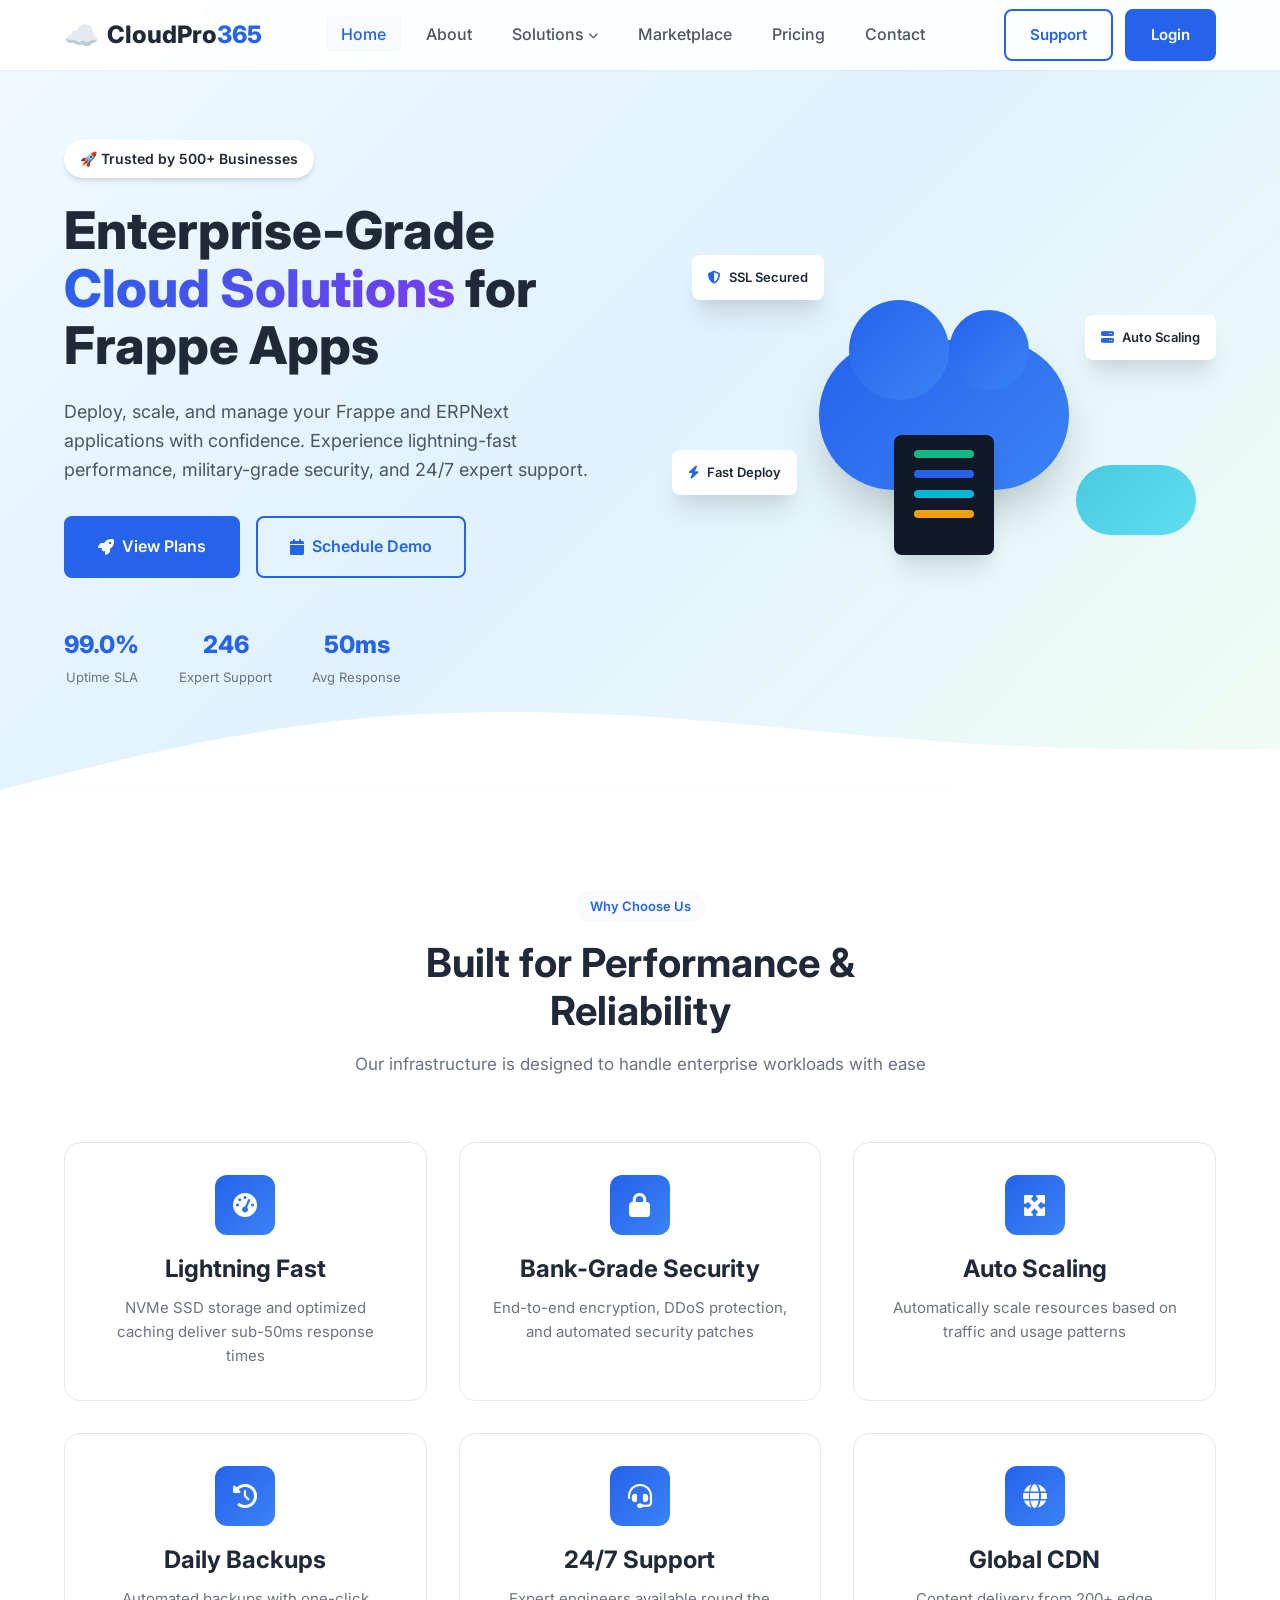
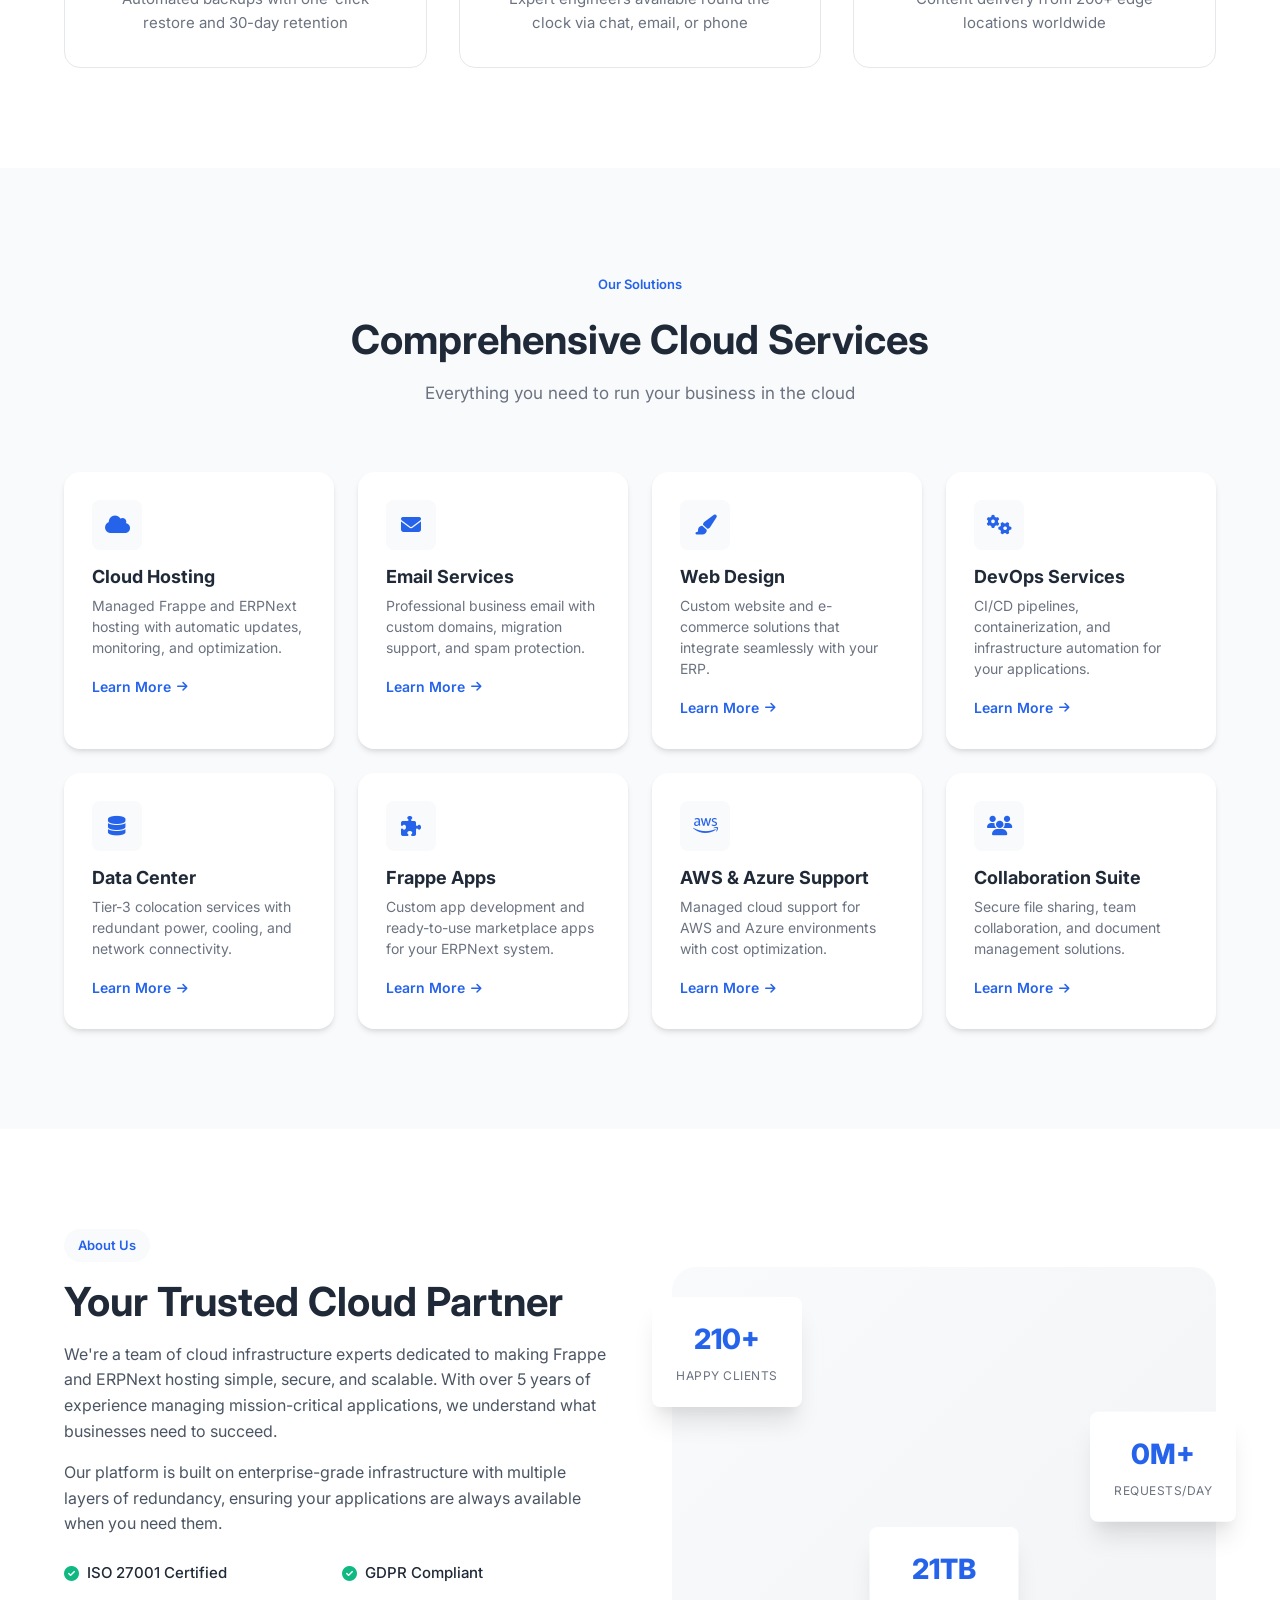
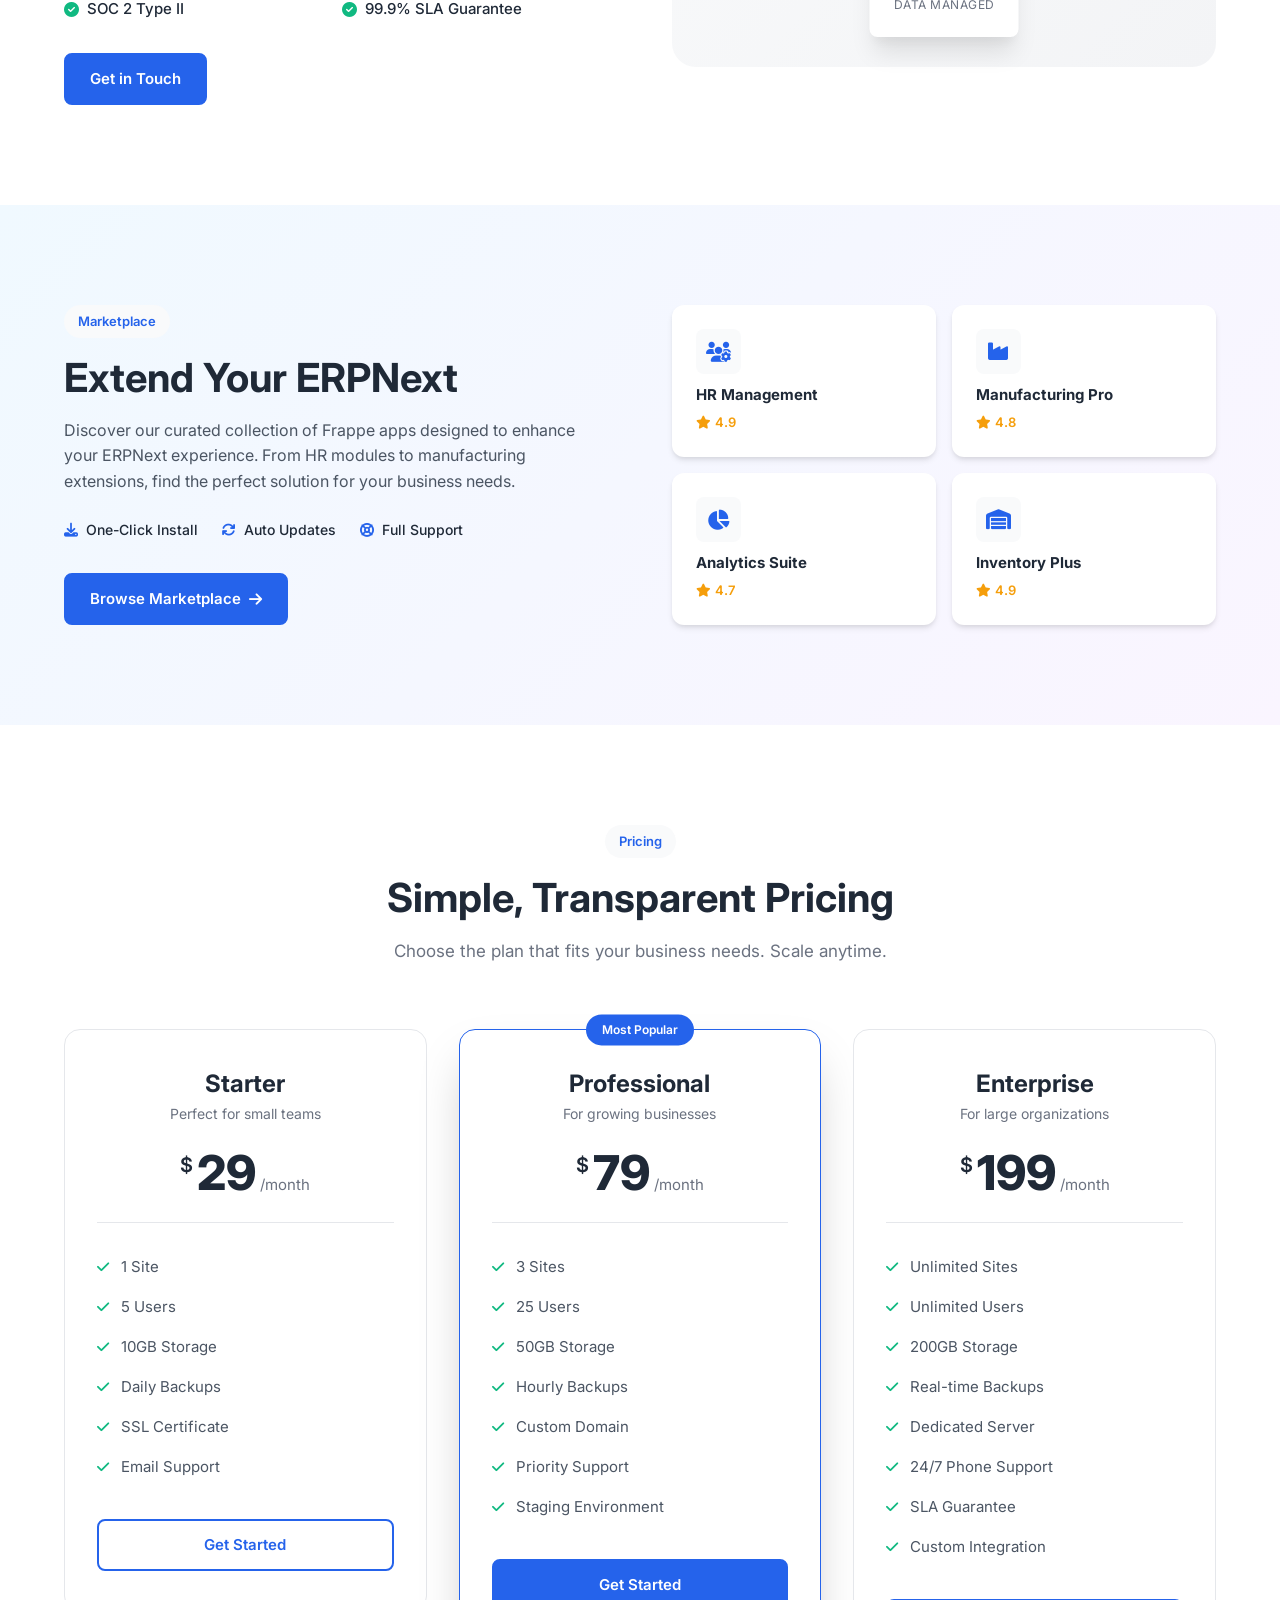
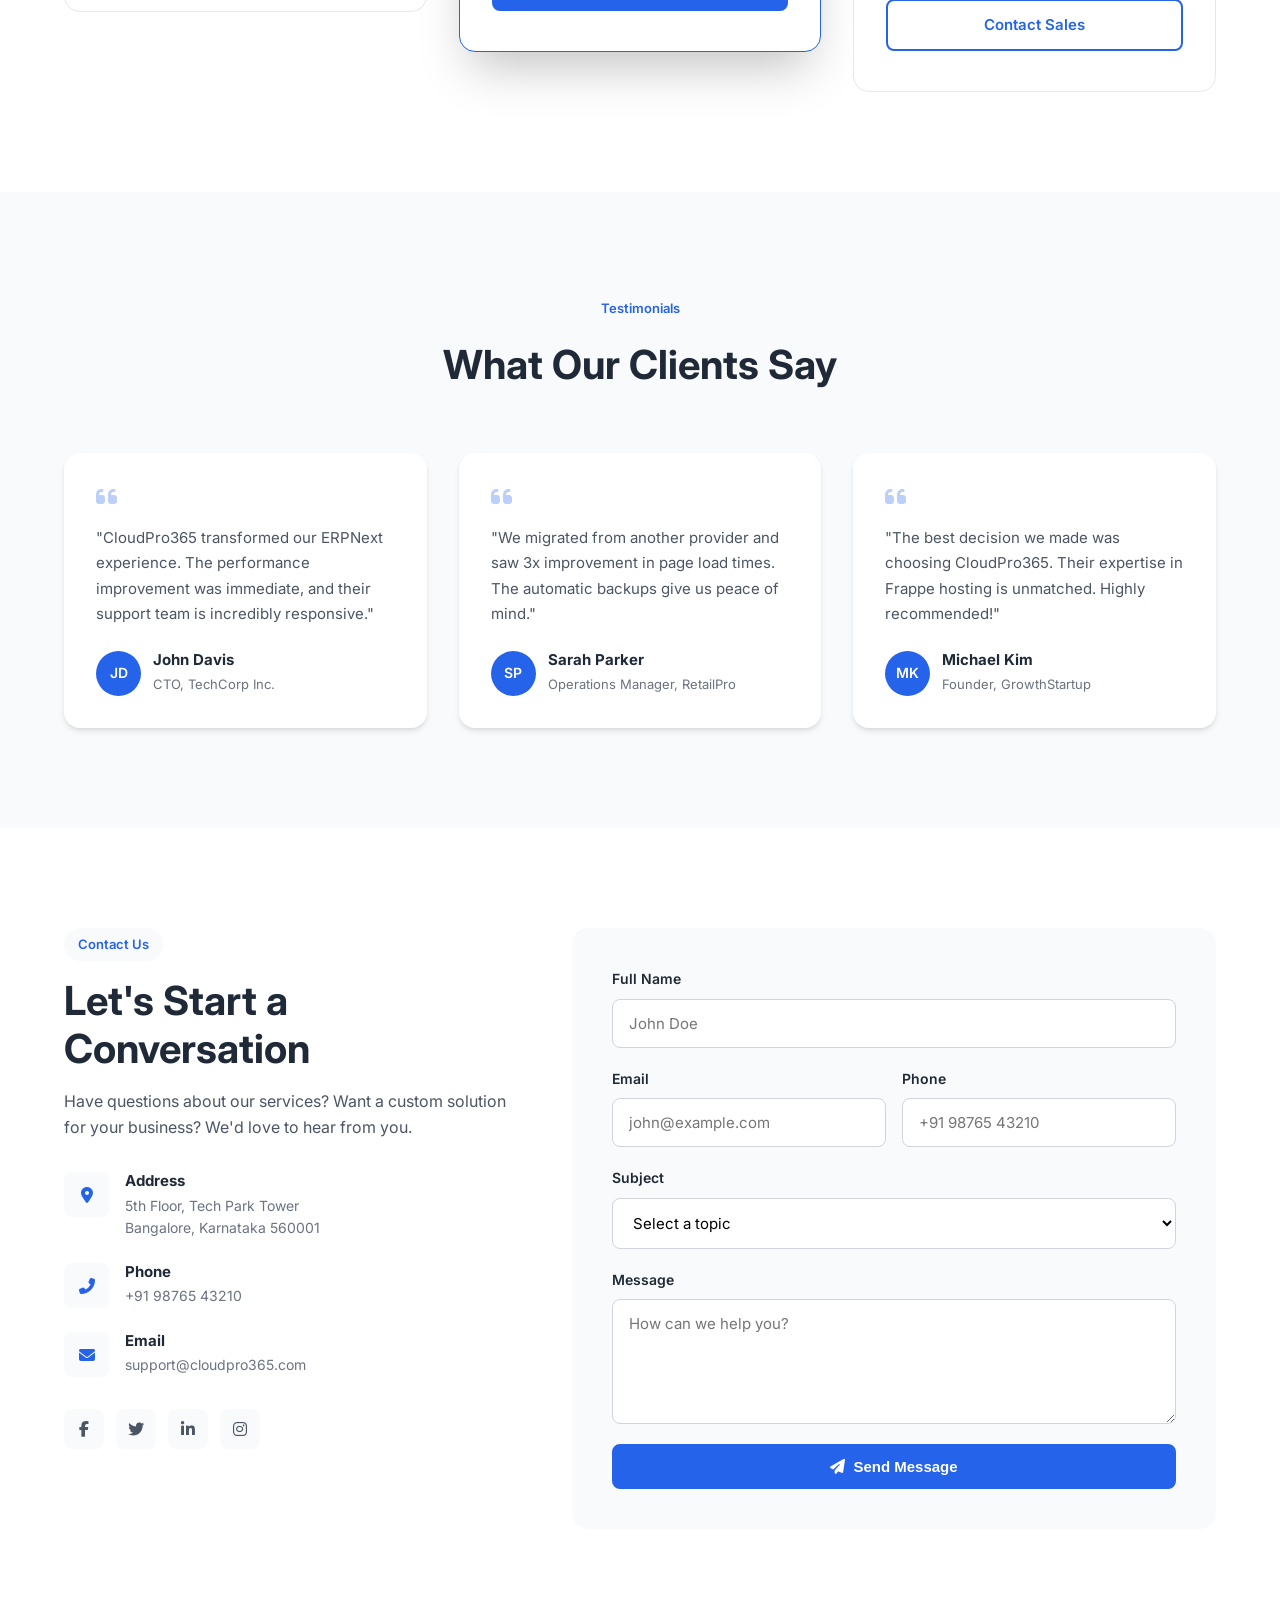
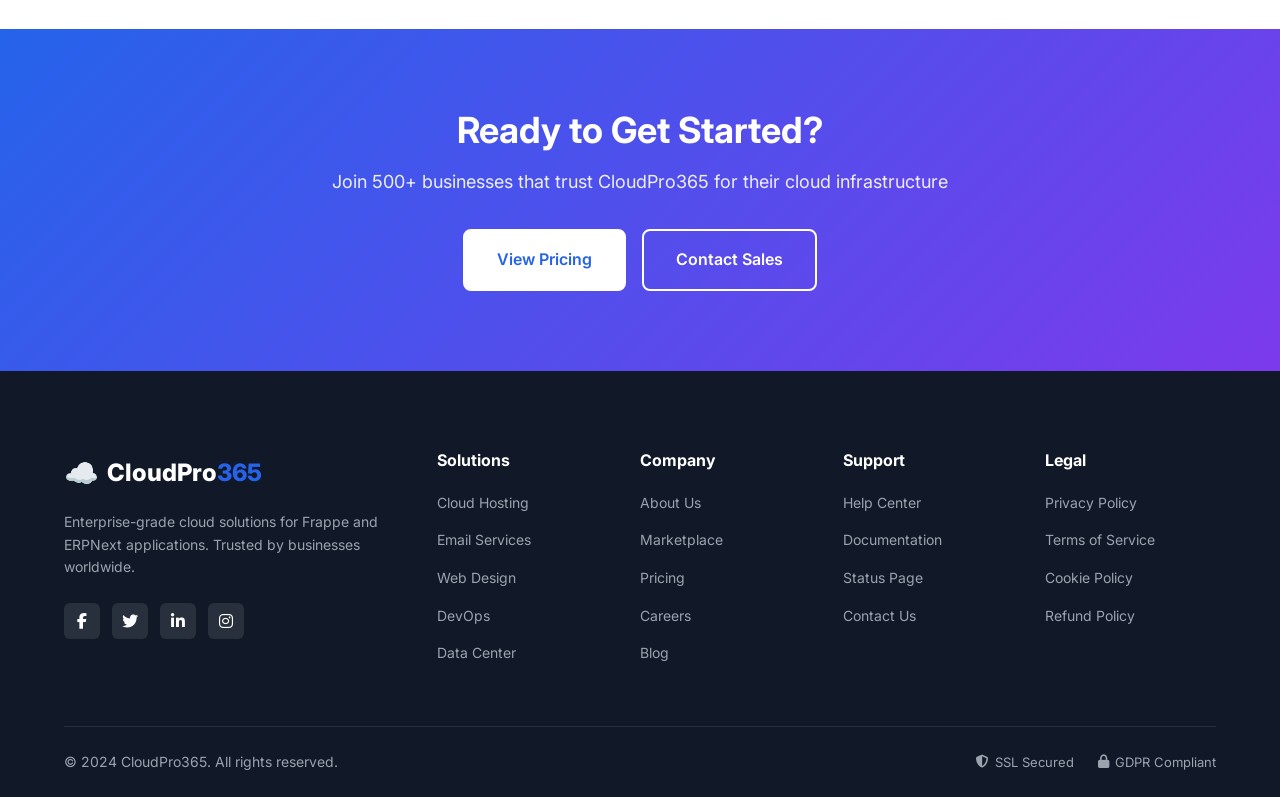
<file: website/index.html>
<!DOCTYPE html>
<html lang="en">
<head>
    <meta charset="UTF-8">
    <meta name="viewport" content="width=device-width, initial-scale=1.0">
    <title>CloudPro365 - Secure Cloud Solutions for Frappe Apps</title>
    <link rel="stylesheet" href="styles.css">
    <link href="https://fonts.googleapis.com/css2?family=Inter:wght@300;400;500;600;700;800&display=swap" rel="stylesheet">
    <link rel="stylesheet" href="https://cdnjs.cloudflare.com/ajax/libs/font-awesome/6.4.0/css/all.min.css">
</head>
<body>
    <!-- Navigation -->
    <nav class="navbar" id="navbar">
        <div class="nav-container">
            <a href="#" class="logo">
                <span class="logo-icon">☁️</span>
                <span class="logo-text">CloudPro<span class="highlight">365</span></span>
            </a>

            <button class="mobile-toggle" id="mobileToggle" aria-label="Toggle menu">
                <span></span>
                <span></span>
                <span></span>
            </button>

            <ul class="nav-menu" id="navMenu">
                <li><a href="#home" class="nav-link active">Home</a></li>
                <li><a href="#about" class="nav-link">About</a></li>
                <li class="dropdown">
                    <a href="#solutions" class="nav-link dropdown-toggle">
                        Solutions <i class="fas fa-chevron-down"></i>
                    </a>
                    <ul class="dropdown-menu">
                        <li><a href="#cloud-hosting">Cloud Hosting</a></li>
                        <li><a href="#email-services">Email Services</a></li>
                        <li><a href="#web-design">Web Design</a></li>
                        <li><a href="#devops">DevOps</a></li>
                        <li><a href="#data-center">Data Center</a></li>
                        <li><a href="#frappe-apps">Frappe Apps</a></li>
                    </ul>
                </li>
                <li><a href="#marketplace" class="nav-link">Marketplace</a></li>
                <li><a href="#pricing" class="nav-link">Pricing</a></li>
                <li><a href="#contact" class="nav-link">Contact</a></li>
            </ul>

            <div class="nav-actions">
                <a href="#" class="btn btn-outline">Support</a>
                <a href="#" class="btn btn-primary">Login</a>
            </div>
        </div>
    </nav>

    <!-- Hero Section -->
    <section class="hero" id="home">
        <div class="hero-container">
            <div class="hero-content">
                <span class="hero-badge">🚀 Trusted by 500+ Businesses</span>
                <h1 class="hero-title">
                    Enterprise-Grade <span class="gradient-text">Cloud Solutions</span> for Frappe Apps
                </h1>
                <p class="hero-description">
                    Deploy, scale, and manage your Frappe and ERPNext applications with confidence.
                    Experience lightning-fast performance, military-grade security, and 24/7 expert support.
                </p>
                <div class="hero-actions">
                    <a href="#pricing" class="btn btn-primary btn-large">
                        <i class="fas fa-rocket"></i> View Plans
                    </a>
                    <a href="#contact" class="btn btn-outline btn-large">
                        <i class="fas fa-calendar"></i> Schedule Demo
                    </a>
                </div>
                <div class="hero-stats">
                    <div class="stat">
                        <span class="stat-number">99.9%</span>
                        <span class="stat-label">Uptime SLA</span>
                    </div>
                    <div class="stat">
                        <span class="stat-number">24/7</span>
                        <span class="stat-label">Expert Support</span>
                    </div>
                    <div class="stat">
                        <span class="stat-number">50ms</span>
                        <span class="stat-label">Avg Response</span>
                    </div>
                </div>
            </div>
            <div class="hero-visual">
                <div class="hero-image">
                    <div class="floating-card card-1">
                        <i class="fas fa-shield-alt"></i>
                        <span>SSL Secured</span>
                    </div>
                    <div class="floating-card card-2">
                        <i class="fas fa-server"></i>
                        <span>Auto Scaling</span>
                    </div>
                    <div class="floating-card card-3">
                        <i class="fas fa-bolt"></i>
                        <span>Fast Deploy</span>
                    </div>
                    <div class="cloud-illustration">
                        <div class="cloud-main"></div>
                        <div class="cloud-secondary"></div>
                        <div class="server-rack"></div>
                    </div>
                </div>
            </div>
        </div>
        <div class="hero-wave">
            <svg viewBox="0 0 1440 120" fill="none" xmlns="http://www.w3.org/2000/svg">
                <path d="M0 120L60 105C120 90 240 60 360 45C480 30 600 30 720 37.5C840 45 960 60 1080 67.5C1200 75 1320 75 1380 75L1440 75V120H1380C1320 120 1200 120 1080 120C960 120 840 120 720 120C600 120 480 120 360 120C240 120 120 120 60 120H0Z" fill="white"/>
            </svg>
        </div>
    </section>

    <!-- Features Section -->
    <section class="features" id="features">
        <div class="container">
            <div class="section-header">
                <span class="section-badge">Why Choose Us</span>
                <h2 class="section-title">Built for Performance & Reliability</h2>
                <p class="section-description">
                    Our infrastructure is designed to handle enterprise workloads with ease
                </p>
            </div>
            <div class="features-grid">
                <div class="feature-card" data-aos="fade-up">
                    <div class="feature-icon">
                        <i class="fas fa-tachometer-alt"></i>
                    </div>
                    <h3>Lightning Fast</h3>
                    <p>NVMe SSD storage and optimized caching deliver sub-50ms response times</p>
                </div>
                <div class="feature-card" data-aos="fade-up" data-aos-delay="100">
                    <div class="feature-icon">
                        <i class="fas fa-lock"></i>
                    </div>
                    <h3>Bank-Grade Security</h3>
                    <p>End-to-end encryption, DDoS protection, and automated security patches</p>
                </div>
                <div class="feature-card" data-aos="fade-up" data-aos-delay="200">
                    <div class="feature-icon">
                        <i class="fas fa-expand-arrows-alt"></i>
                    </div>
                    <h3>Auto Scaling</h3>
                    <p>Automatically scale resources based on traffic and usage patterns</p>
                </div>
                <div class="feature-card" data-aos="fade-up" data-aos-delay="300">
                    <div class="feature-icon">
                        <i class="fas fa-history"></i>
                    </div>
                    <h3>Daily Backups</h3>
                    <p>Automated backups with one-click restore and 30-day retention</p>
                </div>
                <div class="feature-card" data-aos="fade-up" data-aos-delay="400">
                    <div class="feature-icon">
                        <i class="fas fa-headset"></i>
                    </div>
                    <h3>24/7 Support</h3>
                    <p>Expert engineers available round the clock via chat, email, or phone</p>
                </div>
                <div class="feature-card" data-aos="fade-up" data-aos-delay="500">
                    <div class="feature-icon">
                        <i class="fas fa-globe"></i>
                    </div>
                    <h3>Global CDN</h3>
                    <p>Content delivery from 200+ edge locations worldwide</p>
                </div>
            </div>
        </div>
    </section>

    <!-- Solutions Section -->
    <section class="solutions" id="solutions">
        <div class="container">
            <div class="section-header">
                <span class="section-badge">Our Solutions</span>
                <h2 class="section-title">Comprehensive Cloud Services</h2>
                <p class="section-description">
                    Everything you need to run your business in the cloud
                </p>
            </div>
            <div class="solutions-grid">
                <div class="solution-card" data-aos="fade-up">
                    <div class="solution-icon">
                        <i class="fas fa-cloud"></i>
                    </div>
                    <h3>Cloud Hosting</h3>
                    <p>Managed Frappe and ERPNext hosting with automatic updates, monitoring, and optimization.</p>
                    <a href="#" class="solution-link">
                        Learn More <i class="fas fa-arrow-right"></i>
                    </a>
                </div>
                <div class="solution-card" data-aos="fade-up" data-aos-delay="100">
                    <div class="solution-icon">
                        <i class="fas fa-envelope"></i>
                    </div>
                    <h3>Email Services</h3>
                    <p>Professional business email with custom domains, migration support, and spam protection.</p>
                    <a href="#" class="solution-link">
                        Learn More <i class="fas fa-arrow-right"></i>
                    </a>
                </div>
                <div class="solution-card" data-aos="fade-up" data-aos-delay="200">
                    <div class="solution-icon">
                        <i class="fas fa-paint-brush"></i>
                    </div>
                    <h3>Web Design</h3>
                    <p>Custom website and e-commerce solutions that integrate seamlessly with your ERP.</p>
                    <a href="#" class="solution-link">
                        Learn More <i class="fas fa-arrow-right"></i>
                    </a>
                </div>
                <div class="solution-card" data-aos="fade-up" data-aos-delay="300">
                    <div class="solution-icon">
                        <i class="fas fa-cogs"></i>
                    </div>
                    <h3>DevOps Services</h3>
                    <p>CI/CD pipelines, containerization, and infrastructure automation for your applications.</p>
                    <a href="#" class="solution-link">
                        Learn More <i class="fas fa-arrow-right"></i>
                    </a>
                </div>
                <div class="solution-card" data-aos="fade-up" data-aos-delay="400">
                    <div class="solution-icon">
                        <i class="fas fa-database"></i>
                    </div>
                    <h3>Data Center</h3>
                    <p>Tier-3 colocation services with redundant power, cooling, and network connectivity.</p>
                    <a href="#" class="solution-link">
                        Learn More <i class="fas fa-arrow-right"></i>
                    </a>
                </div>
                <div class="solution-card" data-aos="fade-up" data-aos-delay="500">
                    <div class="solution-icon">
                        <i class="fas fa-puzzle-piece"></i>
                    </div>
                    <h3>Frappe Apps</h3>
                    <p>Custom app development and ready-to-use marketplace apps for your ERPNext system.</p>
                    <a href="#" class="solution-link">
                        Learn More <i class="fas fa-arrow-right"></i>
                    </a>
                </div>
                <div class="solution-card" data-aos="fade-up" data-aos-delay="600">
                    <div class="solution-icon">
                        <i class="fab fa-aws"></i>
                    </div>
                    <h3>AWS & Azure Support</h3>
                    <p>Managed cloud support for AWS and Azure environments with cost optimization.</p>
                    <a href="#" class="solution-link">
                        Learn More <i class="fas fa-arrow-right"></i>
                    </a>
                </div>
                <div class="solution-card" data-aos="fade-up" data-aos-delay="700">
                    <div class="solution-icon">
                        <i class="fas fa-users"></i>
                    </div>
                    <h3>Collaboration Suite</h3>
                    <p>Secure file sharing, team collaboration, and document management solutions.</p>
                    <a href="#" class="solution-link">
                        Learn More <i class="fas fa-arrow-right"></i>
                    </a>
                </div>
            </div>
        </div>
    </section>

    <!-- About Section -->
    <section class="about" id="about">
        <div class="container">
            <div class="about-grid">
                <div class="about-content" data-aos="fade-right">
                    <span class="section-badge">About Us</span>
                    <h2 class="section-title">Your Trusted Cloud Partner</h2>
                    <p>
                        We're a team of cloud infrastructure experts dedicated to making Frappe and ERPNext
                        hosting simple, secure, and scalable. With over 5 years of experience managing
                        mission-critical applications, we understand what businesses need to succeed.
                    </p>
                    <p>
                        Our platform is built on enterprise-grade infrastructure with multiple layers of
                        redundancy, ensuring your applications are always available when you need them.
                    </p>
                    <div class="about-features">
                        <div class="about-feature">
                            <i class="fas fa-check-circle"></i>
                            <span>ISO 27001 Certified</span>
                        </div>
                        <div class="about-feature">
                            <i class="fas fa-check-circle"></i>
                            <span>GDPR Compliant</span>
                        </div>
                        <div class="about-feature">
                            <i class="fas fa-check-circle"></i>
                            <span>SOC 2 Type II</span>
                        </div>
                        <div class="about-feature">
                            <i class="fas fa-check-circle"></i>
                            <span>99.9% SLA Guarantee</span>
                        </div>
                    </div>
                    <a href="#contact" class="btn btn-primary">Get in Touch</a>
                </div>
                <div class="about-visual" data-aos="fade-left">
                    <div class="about-image">
                        <div class="stat-card stat-card-1">
                            <span class="stat-number">500+</span>
                            <span class="stat-label">Happy Clients</span>
                        </div>
                        <div class="stat-card stat-card-2">
                            <span class="stat-number">1M+</span>
                            <span class="stat-label">Requests/Day</span>
                        </div>
                        <div class="stat-card stat-card-3">
                            <span class="stat-number">50TB</span>
                            <span class="stat-label">Data Managed</span>
                        </div>
                    </div>
                </div>
            </div>
        </div>
    </section>

    <!-- Marketplace Section -->
    <section class="marketplace" id="marketplace">
        <div class="container">
            <div class="marketplace-content">
                <div class="marketplace-text" data-aos="fade-up">
                    <span class="section-badge">Marketplace</span>
                    <h2 class="section-title">Extend Your ERPNext</h2>
                    <p>
                        Discover our curated collection of Frappe apps designed to enhance your
                        ERPNext experience. From HR modules to manufacturing extensions, find
                        the perfect solution for your business needs.
                    </p>
                    <div class="marketplace-features">
                        <div class="mp-feature">
                            <i class="fas fa-download"></i>
                            <span>One-Click Install</span>
                        </div>
                        <div class="mp-feature">
                            <i class="fas fa-sync"></i>
                            <span>Auto Updates</span>
                        </div>
                        <div class="mp-feature">
                            <i class="fas fa-life-ring"></i>
                            <span>Full Support</span>
                        </div>
                    </div>
                    <a href="#" class="btn btn-primary">
                        Browse Marketplace <i class="fas fa-arrow-right"></i>
                    </a>
                </div>
                <div class="marketplace-apps" data-aos="fade-up" data-aos-delay="200">
                    <div class="app-card">
                        <div class="app-icon"><i class="fas fa-users-cog"></i></div>
                        <h4>HR Management</h4>
                        <div class="app-rating">
                            <i class="fas fa-star"></i>
                            <span>4.9</span>
                        </div>
                    </div>
                    <div class="app-card">
                        <div class="app-icon"><i class="fas fa-industry"></i></div>
                        <h4>Manufacturing Pro</h4>
                        <div class="app-rating">
                            <i class="fas fa-star"></i>
                            <span>4.8</span>
                        </div>
                    </div>
                    <div class="app-card">
                        <div class="app-icon"><i class="fas fa-chart-pie"></i></div>
                        <h4>Analytics Suite</h4>
                        <div class="app-rating">
                            <i class="fas fa-star"></i>
                            <span>4.7</span>
                        </div>
                    </div>
                    <div class="app-card">
                        <div class="app-icon"><i class="fas fa-warehouse"></i></div>
                        <h4>Inventory Plus</h4>
                        <div class="app-rating">
                            <i class="fas fa-star"></i>
                            <span>4.9</span>
                        </div>
                    </div>
                </div>
            </div>
        </div>
    </section>

    <!-- Pricing Section -->
    <section class="pricing" id="pricing">
        <div class="container">
            <div class="section-header">
                <span class="section-badge">Pricing</span>
                <h2 class="section-title">Simple, Transparent Pricing</h2>
                <p class="section-description">
                    Choose the plan that fits your business needs. Scale anytime.
                </p>
            </div>
            <div class="pricing-grid">
                <div class="pricing-card" data-aos="fade-up">
                    <div class="pricing-header">
                        <h3>Starter</h3>
                        <p>Perfect for small teams</p>
                    </div>
                    <div class="pricing-price">
                        <span class="currency">$</span>
                        <span class="amount">29</span>
                        <span class="period">/month</span>
                    </div>
                    <ul class="pricing-features">
                        <li><i class="fas fa-check"></i> 1 Site</li>
                        <li><i class="fas fa-check"></i> 5 Users</li>
                        <li><i class="fas fa-check"></i> 10GB Storage</li>
                        <li><i class="fas fa-check"></i> Daily Backups</li>
                        <li><i class="fas fa-check"></i> SSL Certificate</li>
                        <li><i class="fas fa-check"></i> Email Support</li>
                    </ul>
                    <a href="#contact" class="btn btn-outline btn-block">Get Started</a>
                </div>
                <div class="pricing-card featured" data-aos="fade-up" data-aos-delay="100">
                    <div class="pricing-badge">Most Popular</div>
                    <div class="pricing-header">
                        <h3>Professional</h3>
                        <p>For growing businesses</p>
                    </div>
                    <div class="pricing-price">
                        <span class="currency">$</span>
                        <span class="amount">79</span>
                        <span class="period">/month</span>
                    </div>
                    <ul class="pricing-features">
                        <li><i class="fas fa-check"></i> 3 Sites</li>
                        <li><i class="fas fa-check"></i> 25 Users</li>
                        <li><i class="fas fa-check"></i> 50GB Storage</li>
                        <li><i class="fas fa-check"></i> Hourly Backups</li>
                        <li><i class="fas fa-check"></i> Custom Domain</li>
                        <li><i class="fas fa-check"></i> Priority Support</li>
                        <li><i class="fas fa-check"></i> Staging Environment</li>
                    </ul>
                    <a href="#contact" class="btn btn-primary btn-block">Get Started</a>
                </div>
                <div class="pricing-card" data-aos="fade-up" data-aos-delay="200">
                    <div class="pricing-header">
                        <h3>Enterprise</h3>
                        <p>For large organizations</p>
                    </div>
                    <div class="pricing-price">
                        <span class="currency">$</span>
                        <span class="amount">199</span>
                        <span class="period">/month</span>
                    </div>
                    <ul class="pricing-features">
                        <li><i class="fas fa-check"></i> Unlimited Sites</li>
                        <li><i class="fas fa-check"></i> Unlimited Users</li>
                        <li><i class="fas fa-check"></i> 200GB Storage</li>
                        <li><i class="fas fa-check"></i> Real-time Backups</li>
                        <li><i class="fas fa-check"></i> Dedicated Server</li>
                        <li><i class="fas fa-check"></i> 24/7 Phone Support</li>
                        <li><i class="fas fa-check"></i> SLA Guarantee</li>
                        <li><i class="fas fa-check"></i> Custom Integration</li>
                    </ul>
                    <a href="#contact" class="btn btn-outline btn-block">Contact Sales</a>
                </div>
            </div>
        </div>
    </section>

    <!-- Testimonials Section -->
    <section class="testimonials">
        <div class="container">
            <div class="section-header">
                <span class="section-badge">Testimonials</span>
                <h2 class="section-title">What Our Clients Say</h2>
            </div>
            <div class="testimonials-grid">
                <div class="testimonial-card" data-aos="fade-up">
                    <div class="testimonial-content">
                        <i class="fas fa-quote-left"></i>
                        <p>
                            "CloudPro365 transformed our ERPNext experience. The performance improvement
                            was immediate, and their support team is incredibly responsive."
                        </p>
                    </div>
                    <div class="testimonial-author">
                        <div class="author-avatar">JD</div>
                        <div class="author-info">
                            <h4>John Davis</h4>
                            <span>CTO, TechCorp Inc.</span>
                        </div>
                    </div>
                </div>
                <div class="testimonial-card" data-aos="fade-up" data-aos-delay="100">
                    <div class="testimonial-content">
                        <i class="fas fa-quote-left"></i>
                        <p>
                            "We migrated from another provider and saw 3x improvement in page load times.
                            The automatic backups give us peace of mind."
                        </p>
                    </div>
                    <div class="testimonial-author">
                        <div class="author-avatar">SP</div>
                        <div class="author-info">
                            <h4>Sarah Parker</h4>
                            <span>Operations Manager, RetailPro</span>
                        </div>
                    </div>
                </div>
                <div class="testimonial-card" data-aos="fade-up" data-aos-delay="200">
                    <div class="testimonial-content">
                        <i class="fas fa-quote-left"></i>
                        <p>
                            "The best decision we made was choosing CloudPro365. Their expertise in
                            Frappe hosting is unmatched. Highly recommended!"
                        </p>
                    </div>
                    <div class="testimonial-author">
                        <div class="author-avatar">MK</div>
                        <div class="author-info">
                            <h4>Michael Kim</h4>
                            <span>Founder, GrowthStartup</span>
                        </div>
                    </div>
                </div>
            </div>
        </div>
    </section>

    <!-- Contact Section -->
    <section class="contact" id="contact">
        <div class="container">
            <div class="contact-grid">
                <div class="contact-info" data-aos="fade-right">
                    <span class="section-badge">Contact Us</span>
                    <h2 class="section-title">Let's Start a Conversation</h2>
                    <p>
                        Have questions about our services? Want a custom solution for your business?
                        We'd love to hear from you.
                    </p>
                    <div class="contact-details">
                        <div class="contact-item">
                            <div class="contact-icon">
                                <i class="fas fa-map-marker-alt"></i>
                            </div>
                            <div class="contact-text">
                                <h4>Address</h4>
                                <p>5th Floor, Tech Park Tower<br>Bangalore, Karnataka 560001</p>
                            </div>
                        </div>
                        <div class="contact-item">
                            <div class="contact-icon">
                                <i class="fas fa-phone-alt"></i>
                            </div>
                            <div class="contact-text">
                                <h4>Phone</h4>
                                <p>+91 98765 43210</p>
                            </div>
                        </div>
                        <div class="contact-item">
                            <div class="contact-icon">
                                <i class="fas fa-envelope"></i>
                            </div>
                            <div class="contact-text">
                                <h4>Email</h4>
                                <p>support@cloudpro365.com</p>
                            </div>
                        </div>
                    </div>
                    <div class="social-links">
                        <a href="#" class="social-link"><i class="fab fa-facebook-f"></i></a>
                        <a href="#" class="social-link"><i class="fab fa-twitter"></i></a>
                        <a href="#" class="social-link"><i class="fab fa-linkedin-in"></i></a>
                        <a href="#" class="social-link"><i class="fab fa-instagram"></i></a>
                    </div>
                </div>
                <div class="contact-form-wrapper" data-aos="fade-left">
                    <form class="contact-form" id="contactForm">
                        <div class="form-group">
                            <label for="name">Full Name</label>
                            <input type="text" id="name" name="name" required placeholder="John Doe">
                        </div>
                        <div class="form-row">
                            <div class="form-group">
                                <label for="email">Email</label>
                                <input type="email" id="email" name="email" required placeholder="john@example.com">
                            </div>
                            <div class="form-group">
                                <label for="phone">Phone</label>
                                <input type="tel" id="phone" name="phone" placeholder="+91 98765 43210">
                            </div>
                        </div>
                        <div class="form-group">
                            <label for="subject">Subject</label>
                            <select id="subject" name="subject" required>
                                <option value="">Select a topic</option>
                                <option value="sales">Sales Inquiry</option>
                                <option value="support">Technical Support</option>
                                <option value="billing">Billing Question</option>
                                <option value="partnership">Partnership</option>
                                <option value="other">Other</option>
                            </select>
                        </div>
                        <div class="form-group">
                            <label for="message">Message</label>
                            <textarea id="message" name="message" rows="5" required placeholder="How can we help you?"></textarea>
                        </div>
                        <button type="submit" class="btn btn-primary btn-block">
                            <i class="fas fa-paper-plane"></i> Send Message
                        </button>
                    </form>
                </div>
            </div>
        </div>
    </section>

    <!-- CTA Section -->
    <section class="cta">
        <div class="container">
            <div class="cta-content" data-aos="fade-up">
                <h2>Ready to Get Started?</h2>
                <p>Join 500+ businesses that trust CloudPro365 for their cloud infrastructure</p>
                <div class="cta-actions">
                    <a href="#pricing" class="btn btn-white btn-large">View Pricing</a>
                    <a href="#contact" class="btn btn-outline-white btn-large">Contact Sales</a>
                </div>
            </div>
        </div>
    </section>

    <!-- Footer -->
    <footer class="footer">
        <div class="container">
            <div class="footer-grid">
                <div class="footer-brand">
                    <a href="#" class="logo">
                        <span class="logo-icon">☁️</span>
                        <span class="logo-text">CloudPro<span class="highlight">365</span></span>
                    </a>
                    <p>
                        Enterprise-grade cloud solutions for Frappe and ERPNext applications.
                        Trusted by businesses worldwide.
                    </p>
                    <div class="footer-social">
                        <a href="#"><i class="fab fa-facebook-f"></i></a>
                        <a href="#"><i class="fab fa-twitter"></i></a>
                        <a href="#"><i class="fab fa-linkedin-in"></i></a>
                        <a href="#"><i class="fab fa-instagram"></i></a>
                    </div>
                </div>
                <div class="footer-links">
                    <h4>Solutions</h4>
                    <ul>
                        <li><a href="#">Cloud Hosting</a></li>
                        <li><a href="#">Email Services</a></li>
                        <li><a href="#">Web Design</a></li>
                        <li><a href="#">DevOps</a></li>
                        <li><a href="#">Data Center</a></li>
                    </ul>
                </div>
                <div class="footer-links">
                    <h4>Company</h4>
                    <ul>
                        <li><a href="#about">About Us</a></li>
                        <li><a href="#marketplace">Marketplace</a></li>
                        <li><a href="#pricing">Pricing</a></li>
                        <li><a href="#">Careers</a></li>
                        <li><a href="#">Blog</a></li>
                    </ul>
                </div>
                <div class="footer-links">
                    <h4>Support</h4>
                    <ul>
                        <li><a href="#">Help Center</a></li>
                        <li><a href="#">Documentation</a></li>
                        <li><a href="#">Status Page</a></li>
                        <li><a href="#contact">Contact Us</a></li>
                    </ul>
                </div>
                <div class="footer-links">
                    <h4>Legal</h4>
                    <ul>
                        <li><a href="#">Privacy Policy</a></li>
                        <li><a href="#">Terms of Service</a></li>
                        <li><a href="#">Cookie Policy</a></li>
                        <li><a href="#">Refund Policy</a></li>
                    </ul>
                </div>
            </div>
            <div class="footer-bottom">
                <p>&copy; 2024 CloudPro365. All rights reserved.</p>
                <div class="footer-badges">
                    <span><i class="fas fa-shield-alt"></i> SSL Secured</span>
                    <span><i class="fas fa-lock"></i> GDPR Compliant</span>
                </div>
            </div>
        </div>
    </footer>

    <!-- Back to Top -->
    <button class="back-to-top" id="backToTop" aria-label="Back to top">
        <i class="fas fa-chevron-up"></i>
    </button>

    <script src="script.js"></script>
</body>
</html>
</file>
<file: website/styles.css>
/* ===== CSS Variables ===== */
:root {
    --primary: #2563eb;
    --primary-dark: #1d4ed8;
    --primary-light: #3b82f6;
    --secondary: #7c3aed;
    --accent: #06b6d4;
    --success: #10b981;
    --warning: #f59e0b;
    --danger: #ef4444;

    --text-dark: #1f2937;
    --text-medium: #4b5563;
    --text-light: #6b7280;
    --text-muted: #9ca3af;

    --bg-white: #ffffff;
    --bg-light: #f9fafb;
    --bg-gray: #f3f4f6;
    --bg-dark: #111827;

    --border-light: #e5e7eb;
    --border-medium: #d1d5db;

    --shadow-sm: 0 1px 2px rgba(0, 0, 0, 0.05);
    --shadow: 0 4px 6px -1px rgba(0, 0, 0, 0.1), 0 2px 4px -1px rgba(0, 0, 0, 0.06);
    --shadow-md: 0 10px 15px -3px rgba(0, 0, 0, 0.1), 0 4px 6px -2px rgba(0, 0, 0, 0.05);
    --shadow-lg: 0 20px 25px -5px rgba(0, 0, 0, 0.1), 0 10px 10px -5px rgba(0, 0, 0, 0.04);
    --shadow-xl: 0 25px 50px -12px rgba(0, 0, 0, 0.25);

    --radius-sm: 0.375rem;
    --radius: 0.5rem;
    --radius-md: 0.75rem;
    --radius-lg: 1rem;
    --radius-xl: 1.5rem;

    --transition: all 0.3s ease;
}

/* ===== Base Styles ===== */
* {
    margin: 0;
    padding: 0;
    box-sizing: border-box;
}

html {
    scroll-behavior: smooth;
}

body {
    font-family: 'Inter', -apple-system, BlinkMacSystemFont, sans-serif;
    font-size: 16px;
    line-height: 1.6;
    color: var(--text-dark);
    background-color: var(--bg-white);
    overflow-x: hidden;
}

.container {
    max-width: 1200px;
    margin: 0 auto;
    padding: 0 1.5rem;
}

a {
    text-decoration: none;
    color: inherit;
    transition: var(--transition);
}

ul {
    list-style: none;
}

img {
    max-width: 100%;
    height: auto;
}

/* ===== Typography ===== */
h1, h2, h3, h4, h5, h6 {
    font-weight: 700;
    line-height: 1.2;
    color: var(--text-dark);
}

h1 { font-size: 3.5rem; }
h2 { font-size: 2.5rem; }
h3 { font-size: 1.5rem; }
h4 { font-size: 1.25rem; }

/* ===== Buttons ===== */
.btn {
    display: inline-flex;
    align-items: center;
    justify-content: center;
    gap: 0.5rem;
    padding: 0.75rem 1.5rem;
    font-size: 0.938rem;
    font-weight: 600;
    border-radius: var(--radius);
    border: 2px solid transparent;
    cursor: pointer;
    transition: var(--transition);
}

.btn-primary {
    background: var(--primary);
    color: white;
    border-color: var(--primary);
}

.btn-primary:hover {
    background: var(--primary-dark);
    border-color: var(--primary-dark);
    transform: translateY(-2px);
    box-shadow: var(--shadow-md);
}

.btn-outline {
    background: transparent;
    color: var(--primary);
    border-color: var(--primary);
}

.btn-outline:hover {
    background: var(--primary);
    color: white;
}

.btn-white {
    background: white;
    color: var(--primary);
    border-color: white;
}

.btn-white:hover {
    background: var(--bg-light);
    transform: translateY(-2px);
}

.btn-outline-white {
    background: transparent;
    color: white;
    border-color: white;
}

.btn-outline-white:hover {
    background: white;
    color: var(--primary);
}

.btn-large {
    padding: 1rem 2rem;
    font-size: 1rem;
}

.btn-block {
    width: 100%;
}

/* ===== Navigation ===== */
.navbar {
    position: fixed;
    top: 0;
    left: 0;
    right: 0;
    z-index: 1000;
    background: rgba(255, 255, 255, 0.95);
    backdrop-filter: blur(10px);
    box-shadow: var(--shadow-sm);
    transition: var(--transition);
}

.navbar.scrolled {
    box-shadow: var(--shadow);
}

.nav-container {
    max-width: 1200px;
    margin: 0 auto;
    padding: 0 1.5rem;
    display: flex;
    align-items: center;
    justify-content: space-between;
    height: 70px;
}

.logo {
    display: flex;
    align-items: center;
    gap: 0.5rem;
    font-size: 1.5rem;
    font-weight: 800;
}

.logo-icon {
    font-size: 1.75rem;
}

.logo-text .highlight {
    color: var(--primary);
}

.nav-menu {
    display: flex;
    align-items: center;
    gap: 0.5rem;
}

.nav-link {
    padding: 0.5rem 1rem;
    font-weight: 500;
    color: var(--text-medium);
    border-radius: var(--radius-sm);
}

.nav-link:hover,
.nav-link.active {
    color: var(--primary);
    background: var(--bg-light);
}

.dropdown {
    position: relative;
}

.dropdown-toggle {
    display: flex;
    align-items: center;
    gap: 0.25rem;
}

.dropdown-toggle i {
    font-size: 0.625rem;
    transition: var(--transition);
}

.dropdown:hover .dropdown-toggle i {
    transform: rotate(180deg);
}

.dropdown-menu {
    position: absolute;
    top: 100%;
    left: 0;
    min-width: 200px;
    background: white;
    border-radius: var(--radius);
    box-shadow: var(--shadow-lg);
    padding: 0.5rem 0;
    opacity: 0;
    visibility: hidden;
    transform: translateY(10px);
    transition: var(--transition);
}

.dropdown:hover .dropdown-menu {
    opacity: 1;
    visibility: visible;
    transform: translateY(0);
}

.dropdown-menu li a {
    display: block;
    padding: 0.625rem 1rem;
    color: var(--text-medium);
    font-size: 0.875rem;
}

.dropdown-menu li a:hover {
    background: var(--bg-light);
    color: var(--primary);
}

.nav-actions {
    display: flex;
    align-items: center;
    gap: 0.75rem;
}

.mobile-toggle {
    display: none;
    flex-direction: column;
    gap: 5px;
    background: none;
    border: none;
    cursor: pointer;
    padding: 5px;
}

.mobile-toggle span {
    width: 25px;
    height: 2px;
    background: var(--text-dark);
    transition: var(--transition);
}

/* ===== Hero Section ===== */
.hero {
    position: relative;
    padding: 140px 0 100px;
    background: linear-gradient(135deg, #f0f9ff 0%, #e0f2fe 50%, #f0fdf4 100%);
    overflow: hidden;
}

.hero-container {
    max-width: 1200px;
    margin: 0 auto;
    padding: 0 1.5rem;
    display: grid;
    grid-template-columns: 1fr 1fr;
    gap: 4rem;
    align-items: center;
}

.hero-badge {
    display: inline-block;
    padding: 0.5rem 1rem;
    background: white;
    border-radius: 50px;
    font-size: 0.875rem;
    font-weight: 600;
    color: var(--text-dark);
    box-shadow: var(--shadow);
    margin-bottom: 1.5rem;
}

.hero-title {
    font-size: 3.25rem;
    font-weight: 800;
    line-height: 1.1;
    margin-bottom: 1.5rem;
}

.gradient-text {
    background: linear-gradient(135deg, var(--primary) 0%, var(--secondary) 100%);
    -webkit-background-clip: text;
    -webkit-text-fill-color: transparent;
    background-clip: text;
}

.hero-description {
    font-size: 1.125rem;
    color: var(--text-medium);
    margin-bottom: 2rem;
    max-width: 540px;
}

.hero-actions {
    display: flex;
    gap: 1rem;
    margin-bottom: 3rem;
}

.hero-stats {
    display: flex;
    gap: 2.5rem;
}

.stat {
    text-align: center;
}

.stat-number {
    display: block;
    font-size: 1.5rem;
    font-weight: 800;
    color: var(--primary);
}

.stat-label {
    font-size: 0.813rem;
    color: var(--text-light);
}

.hero-visual {
    position: relative;
}

.hero-image {
    position: relative;
    height: 400px;
}

.cloud-illustration {
    position: relative;
    width: 100%;
    height: 100%;
}

.cloud-main {
    position: absolute;
    top: 50%;
    left: 50%;
    transform: translate(-50%, -50%);
    width: 250px;
    height: 150px;
    background: linear-gradient(135deg, var(--primary) 0%, var(--primary-light) 100%);
    border-radius: 100px;
    box-shadow: var(--shadow-xl);
}

.cloud-main::before,
.cloud-main::after {
    content: '';
    position: absolute;
    background: inherit;
    border-radius: 50%;
}

.cloud-main::before {
    width: 100px;
    height: 100px;
    top: -40px;
    left: 30px;
}

.cloud-main::after {
    width: 80px;
    height: 80px;
    top: -30px;
    right: 40px;
}

.cloud-secondary {
    position: absolute;
    bottom: 80px;
    right: 20px;
    width: 120px;
    height: 70px;
    background: linear-gradient(135deg, var(--accent) 0%, #22d3ee 100%);
    border-radius: 50px;
    opacity: 0.7;
}

.server-rack {
    position: absolute;
    bottom: 60px;
    left: 50%;
    transform: translateX(-50%);
    width: 100px;
    height: 120px;
    background: var(--bg-dark);
    border-radius: var(--radius);
    box-shadow: var(--shadow-lg);
}

.server-rack::before {
    content: '';
    position: absolute;
    top: 15px;
    left: 50%;
    transform: translateX(-50%);
    width: 60px;
    height: 8px;
    background: var(--success);
    border-radius: 4px;
    box-shadow: 0 20px 0 var(--primary), 0 40px 0 var(--accent), 0 60px 0 var(--warning);
}

.floating-card {
    position: absolute;
    background: white;
    padding: 0.75rem 1rem;
    border-radius: var(--radius);
    box-shadow: var(--shadow-lg);
    display: flex;
    align-items: center;
    gap: 0.5rem;
    font-size: 0.813rem;
    font-weight: 600;
    animation: float 3s ease-in-out infinite;
}

.floating-card i {
    color: var(--primary);
}

.card-1 {
    top: 40px;
    left: 20px;
    animation-delay: 0s;
}

.card-2 {
    top: 100px;
    right: 0;
    animation-delay: 1s;
}

.card-3 {
    bottom: 120px;
    left: 0;
    animation-delay: 2s;
}

@keyframes float {
    0%, 100% { transform: translateY(0); }
    50% { transform: translateY(-10px); }
}

.hero-wave {
    position: absolute;
    bottom: 0;
    left: 0;
    right: 0;
    line-height: 0;
}

.hero-wave svg {
    width: 100%;
    height: auto;
}

/* ===== Section Styles ===== */
section {
    padding: 100px 0;
}

.section-header {
    text-align: center;
    max-width: 600px;
    margin: 0 auto 4rem;
}

.section-badge {
    display: inline-block;
    padding: 0.375rem 0.875rem;
    background: var(--bg-light);
    color: var(--primary);
    font-size: 0.813rem;
    font-weight: 600;
    border-radius: 50px;
    margin-bottom: 1rem;
}

.section-title {
    margin-bottom: 1rem;
}

.section-description {
    color: var(--text-light);
    font-size: 1.063rem;
}

/* ===== Features Section ===== */
.features {
    background: var(--bg-white);
}

.features-grid {
    display: grid;
    grid-template-columns: repeat(3, 1fr);
    gap: 2rem;
}

.feature-card {
    text-align: center;
    padding: 2rem;
    background: var(--bg-white);
    border: 1px solid var(--border-light);
    border-radius: var(--radius-lg);
    transition: var(--transition);
}

.feature-card:hover {
    transform: translateY(-5px);
    box-shadow: var(--shadow-lg);
    border-color: transparent;
}

.feature-icon {
    width: 60px;
    height: 60px;
    margin: 0 auto 1.25rem;
    display: flex;
    align-items: center;
    justify-content: center;
    background: linear-gradient(135deg, var(--primary) 0%, var(--primary-light) 100%);
    border-radius: var(--radius-md);
    color: white;
    font-size: 1.5rem;
}

.feature-card h3 {
    margin-bottom: 0.75rem;
}

.feature-card p {
    color: var(--text-light);
    font-size: 0.938rem;
}

/* ===== Solutions Section ===== */
.solutions {
    background: var(--bg-light);
}

.solutions-grid {
    display: grid;
    grid-template-columns: repeat(4, 1fr);
    gap: 1.5rem;
}

.solution-card {
    background: white;
    padding: 1.75rem;
    border-radius: var(--radius-lg);
    box-shadow: var(--shadow);
    transition: var(--transition);
}

.solution-card:hover {
    transform: translateY(-5px);
    box-shadow: var(--shadow-lg);
}

.solution-icon {
    width: 50px;
    height: 50px;
    display: flex;
    align-items: center;
    justify-content: center;
    background: var(--bg-light);
    border-radius: var(--radius);
    color: var(--primary);
    font-size: 1.25rem;
    margin-bottom: 1rem;
}

.solution-card h3 {
    font-size: 1.125rem;
    margin-bottom: 0.5rem;
}

.solution-card p {
    font-size: 0.875rem;
    color: var(--text-light);
    margin-bottom: 1rem;
    line-height: 1.5;
}

.solution-link {
    display: inline-flex;
    align-items: center;
    gap: 0.375rem;
    font-size: 0.875rem;
    font-weight: 600;
    color: var(--primary);
}

.solution-link:hover {
    gap: 0.625rem;
}

.solution-link i {
    font-size: 0.75rem;
}

/* ===== About Section ===== */
.about {
    background: var(--bg-white);
}

.about-grid {
    display: grid;
    grid-template-columns: 1fr 1fr;
    gap: 4rem;
    align-items: center;
}

.about-content p {
    color: var(--text-medium);
    margin-bottom: 1rem;
}

.about-features {
    display: grid;
    grid-template-columns: 1fr 1fr;
    gap: 0.75rem;
    margin: 1.5rem 0 2rem;
}

.about-feature {
    display: flex;
    align-items: center;
    gap: 0.5rem;
    font-size: 0.938rem;
    font-weight: 500;
}

.about-feature i {
    color: var(--success);
}

.about-visual {
    position: relative;
}

.about-image {
    position: relative;
    height: 400px;
    background: linear-gradient(135deg, var(--bg-light) 0%, var(--bg-gray) 100%);
    border-radius: var(--radius-xl);
}

.stat-card {
    position: absolute;
    background: white;
    padding: 1.25rem 1.5rem;
    border-radius: var(--radius);
    box-shadow: var(--shadow-lg);
    text-align: center;
}

.stat-card .stat-number {
    display: block;
    font-size: 1.75rem;
    font-weight: 800;
    color: var(--primary);
}

.stat-card .stat-label {
    font-size: 0.75rem;
    color: var(--text-light);
    text-transform: uppercase;
    letter-spacing: 0.5px;
}

.stat-card-1 {
    top: 30px;
    left: -20px;
}

.stat-card-2 {
    top: 50%;
    right: -20px;
    transform: translateY(-50%);
}

.stat-card-3 {
    bottom: 30px;
    left: 50%;
    transform: translateX(-50%);
}

/* ===== Marketplace Section ===== */
.marketplace {
    background: linear-gradient(135deg, #f0f9ff 0%, #faf5ff 100%);
}

.marketplace-content {
    display: grid;
    grid-template-columns: 1fr 1fr;
    gap: 4rem;
    align-items: center;
}

.marketplace-text p {
    color: var(--text-medium);
    margin-bottom: 1.5rem;
}

.marketplace-features {
    display: flex;
    gap: 1.5rem;
    margin-bottom: 2rem;
}

.mp-feature {
    display: flex;
    align-items: center;
    gap: 0.5rem;
    font-size: 0.875rem;
    font-weight: 500;
}

.mp-feature i {
    color: var(--primary);
}

.marketplace-apps {
    display: grid;
    grid-template-columns: 1fr 1fr;
    gap: 1rem;
}

.app-card {
    background: white;
    padding: 1.5rem;
    border-radius: var(--radius-md);
    box-shadow: var(--shadow);
    transition: var(--transition);
}

.app-card:hover {
    transform: translateY(-3px);
    box-shadow: var(--shadow-lg);
}

.app-icon {
    width: 45px;
    height: 45px;
    display: flex;
    align-items: center;
    justify-content: center;
    background: var(--bg-light);
    border-radius: var(--radius);
    color: var(--primary);
    font-size: 1.25rem;
    margin-bottom: 0.75rem;
}

.app-card h4 {
    font-size: 0.938rem;
    margin-bottom: 0.5rem;
}

.app-rating {
    display: flex;
    align-items: center;
    gap: 0.25rem;
    font-size: 0.813rem;
    color: var(--warning);
    font-weight: 600;
}

/* ===== Pricing Section ===== */
.pricing {
    background: var(--bg-white);
}

.pricing-grid {
    display: grid;
    grid-template-columns: repeat(3, 1fr);
    gap: 2rem;
    align-items: start;
}

.pricing-card {
    background: white;
    border: 1px solid var(--border-light);
    border-radius: var(--radius-lg);
    padding: 2.5rem 2rem;
    position: relative;
    transition: var(--transition);
}

.pricing-card:hover {
    box-shadow: var(--shadow-lg);
}

.pricing-card.featured {
    border-color: var(--primary);
    transform: scale(1.05);
    box-shadow: var(--shadow-xl);
}

.pricing-badge {
    position: absolute;
    top: 0;
    left: 50%;
    transform: translate(-50%, -50%);
    background: var(--primary);
    color: white;
    padding: 0.375rem 1rem;
    border-radius: 50px;
    font-size: 0.75rem;
    font-weight: 600;
}

.pricing-header {
    text-align: center;
    margin-bottom: 1.5rem;
}

.pricing-header h3 {
    font-size: 1.5rem;
    margin-bottom: 0.25rem;
}

.pricing-header p {
    font-size: 0.875rem;
    color: var(--text-light);
}

.pricing-price {
    text-align: center;
    margin-bottom: 1.5rem;
    padding-bottom: 1.5rem;
    border-bottom: 1px solid var(--border-light);
}

.pricing-price .currency {
    font-size: 1.25rem;
    font-weight: 600;
    vertical-align: top;
}

.pricing-price .amount {
    font-size: 3rem;
    font-weight: 800;
    line-height: 1;
}

.pricing-price .period {
    font-size: 0.938rem;
    color: var(--text-light);
}

.pricing-features {
    margin-bottom: 2rem;
}

.pricing-features li {
    display: flex;
    align-items: center;
    gap: 0.75rem;
    padding: 0.5rem 0;
    font-size: 0.938rem;
    color: var(--text-medium);
}

.pricing-features li i {
    color: var(--success);
    font-size: 0.875rem;
}

/* ===== Testimonials Section ===== */
.testimonials {
    background: var(--bg-light);
}

.testimonials-grid {
    display: grid;
    grid-template-columns: repeat(3, 1fr);
    gap: 2rem;
}

.testimonial-card {
    background: white;
    padding: 2rem;
    border-radius: var(--radius-lg);
    box-shadow: var(--shadow);
}

.testimonial-content {
    margin-bottom: 1.5rem;
}

.testimonial-content i {
    color: var(--primary);
    opacity: 0.3;
    font-size: 1.5rem;
    margin-bottom: 1rem;
    display: block;
}

.testimonial-content p {
    color: var(--text-medium);
    font-size: 0.938rem;
    line-height: 1.7;
}

.testimonial-author {
    display: flex;
    align-items: center;
    gap: 0.75rem;
}

.author-avatar {
    width: 45px;
    height: 45px;
    display: flex;
    align-items: center;
    justify-content: center;
    background: var(--primary);
    color: white;
    border-radius: 50%;
    font-weight: 600;
    font-size: 0.875rem;
}

.author-info h4 {
    font-size: 0.938rem;
    margin-bottom: 0.125rem;
}

.author-info span {
    font-size: 0.813rem;
    color: var(--text-light);
}

/* ===== Contact Section ===== */
.contact {
    background: var(--bg-white);
}

.contact-grid {
    display: grid;
    grid-template-columns: 1fr 1fr;
    gap: 4rem;
}

.contact-info p {
    color: var(--text-medium);
    margin-bottom: 2rem;
}

.contact-details {
    margin-bottom: 2rem;
}

.contact-item {
    display: flex;
    gap: 1rem;
    margin-bottom: 1.5rem;
}

.contact-icon {
    width: 45px;
    height: 45px;
    display: flex;
    align-items: center;
    justify-content: center;
    background: var(--bg-light);
    border-radius: var(--radius);
    color: var(--primary);
    flex-shrink: 0;
}

.contact-text h4 {
    font-size: 0.938rem;
    margin-bottom: 0.25rem;
}

.contact-text p {
    font-size: 0.875rem;
    color: var(--text-light);
    margin: 0;
}

.social-links {
    display: flex;
    gap: 0.75rem;
}

.social-link {
    width: 40px;
    height: 40px;
    display: flex;
    align-items: center;
    justify-content: center;
    background: var(--bg-light);
    border-radius: var(--radius);
    color: var(--text-medium);
    transition: var(--transition);
}

.social-link:hover {
    background: var(--primary);
    color: white;
}

.contact-form-wrapper {
    background: var(--bg-light);
    padding: 2.5rem;
    border-radius: var(--radius-lg);
}

.contact-form {
    display: flex;
    flex-direction: column;
    gap: 1.25rem;
}

.form-group {
    display: flex;
    flex-direction: column;
    gap: 0.5rem;
}

.form-group label {
    font-size: 0.875rem;
    font-weight: 600;
    color: var(--text-dark);
}

.form-group input,
.form-group select,
.form-group textarea {
    padding: 0.875rem 1rem;
    border: 1px solid var(--border-medium);
    border-radius: var(--radius);
    font-family: inherit;
    font-size: 0.938rem;
    transition: var(--transition);
    background: white;
}

.form-group input:focus,
.form-group select:focus,
.form-group textarea:focus {
    outline: none;
    border-color: var(--primary);
    box-shadow: 0 0 0 3px rgba(37, 99, 235, 0.1);
}

.form-group textarea {
    resize: vertical;
    min-height: 120px;
}

.form-row {
    display: grid;
    grid-template-columns: 1fr 1fr;
    gap: 1rem;
}

/* ===== CTA Section ===== */
.cta {
    background: linear-gradient(135deg, var(--primary) 0%, var(--secondary) 100%);
    padding: 80px 0;
}

.cta-content {
    text-align: center;
    color: white;
}

.cta-content h2 {
    color: white;
    font-size: 2.25rem;
    margin-bottom: 1rem;
}

.cta-content p {
    font-size: 1.125rem;
    opacity: 0.9;
    margin-bottom: 2rem;
}

.cta-actions {
    display: flex;
    gap: 1rem;
    justify-content: center;
}

/* ===== Footer ===== */
.footer {
    background: var(--bg-dark);
    color: white;
    padding: 80px 0 0;
}

.footer-grid {
    display: grid;
    grid-template-columns: 2fr 1fr 1fr 1fr 1fr;
    gap: 2rem;
    padding-bottom: 3rem;
}

.footer-brand p {
    color: var(--text-muted);
    margin: 1rem 0 1.5rem;
    font-size: 0.875rem;
}

.footer-brand .logo {
    color: white;
}

.footer-social {
    display: flex;
    gap: 0.75rem;
}

.footer-social a {
    width: 36px;
    height: 36px;
    display: flex;
    align-items: center;
    justify-content: center;
    background: rgba(255, 255, 255, 0.1);
    border-radius: var(--radius-sm);
    color: white;
    transition: var(--transition);
}

.footer-social a:hover {
    background: var(--primary);
}

.footer-links h4 {
    color: white;
    font-size: 1rem;
    margin-bottom: 1.25rem;
}

.footer-links ul li {
    margin-bottom: 0.75rem;
}

.footer-links ul li a {
    color: var(--text-muted);
    font-size: 0.875rem;
    transition: var(--transition);
}

.footer-links ul li a:hover {
    color: white;
}

.footer-bottom {
    border-top: 1px solid rgba(255, 255, 255, 0.1);
    padding: 1.5rem 0;
    display: flex;
    justify-content: space-between;
    align-items: center;
}

.footer-bottom p {
    font-size: 0.875rem;
    color: var(--text-muted);
}

.footer-badges {
    display: flex;
    gap: 1.5rem;
}

.footer-badges span {
    font-size: 0.813rem;
    color: var(--text-muted);
    display: flex;
    align-items: center;
    gap: 0.375rem;
}

/* ===== Back to Top ===== */
.back-to-top {
    position: fixed;
    bottom: 30px;
    right: 30px;
    width: 45px;
    height: 45px;
    display: flex;
    align-items: center;
    justify-content: center;
    background: var(--primary);
    color: white;
    border: none;
    border-radius: var(--radius);
    cursor: pointer;
    opacity: 0;
    visibility: hidden;
    transition: var(--transition);
    z-index: 999;
}

.back-to-top.visible {
    opacity: 1;
    visibility: visible;
}

.back-to-top:hover {
    background: var(--primary-dark);
    transform: translateY(-3px);
}

/* ===== Animations ===== */
[data-aos] {
    opacity: 0;
    transform: translateY(20px);
    transition: all 0.6s ease;
}

[data-aos].aos-animate {
    opacity: 1;
    transform: translateY(0);
}

/* ===== Responsive Design ===== */
@media (max-width: 1024px) {
    .solutions-grid {
        grid-template-columns: repeat(2, 1fr);
    }

    .footer-grid {
        grid-template-columns: repeat(3, 1fr);
    }

    .footer-brand {
        grid-column: span 3;
        margin-bottom: 1rem;
    }
}

@media (max-width: 768px) {
    h1 { font-size: 2.5rem; }
    h2 { font-size: 2rem; }

    section {
        padding: 60px 0;
    }

    .nav-menu,
    .nav-actions {
        display: none;
    }

    .mobile-toggle {
        display: flex;
    }

    .nav-menu.active {
        display: flex;
        flex-direction: column;
        position: absolute;
        top: 70px;
        left: 0;
        right: 0;
        background: white;
        padding: 1rem;
        box-shadow: var(--shadow-lg);
    }

    .hero-container {
        grid-template-columns: 1fr;
        text-align: center;
    }

    .hero-title {
        font-size: 2.25rem;
    }

    .hero-description {
        margin: 0 auto 2rem;
    }

    .hero-actions {
        justify-content: center;
    }

    .hero-stats {
        justify-content: center;
    }

    .hero-visual {
        display: none;
    }

    .features-grid,
    .pricing-grid,
    .testimonials-grid {
        grid-template-columns: 1fr;
    }

    .about-grid,
    .marketplace-content,
    .contact-grid {
        grid-template-columns: 1fr;
    }

    .solutions-grid {
        grid-template-columns: 1fr;
    }

    .pricing-card.featured {
        transform: none;
    }

    .form-row {
        grid-template-columns: 1fr;
    }

    .footer-grid {
        grid-template-columns: 1fr 1fr;
    }

    .footer-brand {
        grid-column: span 2;
    }

    .footer-bottom {
        flex-direction: column;
        gap: 1rem;
        text-align: center;
    }

    .cta-actions {
        flex-direction: column;
    }
}

@media (max-width: 480px) {
    .container {
        padding: 0 1rem;
    }

    .hero {
        padding: 120px 0 60px;
    }

    .hero-title {
        font-size: 1.875rem;
    }

    .hero-actions {
        flex-direction: column;
    }

    .hero-stats {
        flex-direction: column;
        gap: 1rem;
    }

    .marketplace-features {
        flex-direction: column;
        gap: 0.75rem;
    }

    .about-features {
        grid-template-columns: 1fr;
    }

    .footer-grid {
        grid-template-columns: 1fr;
    }

    .footer-brand {
        grid-column: span 1;
    }
}
</file>
